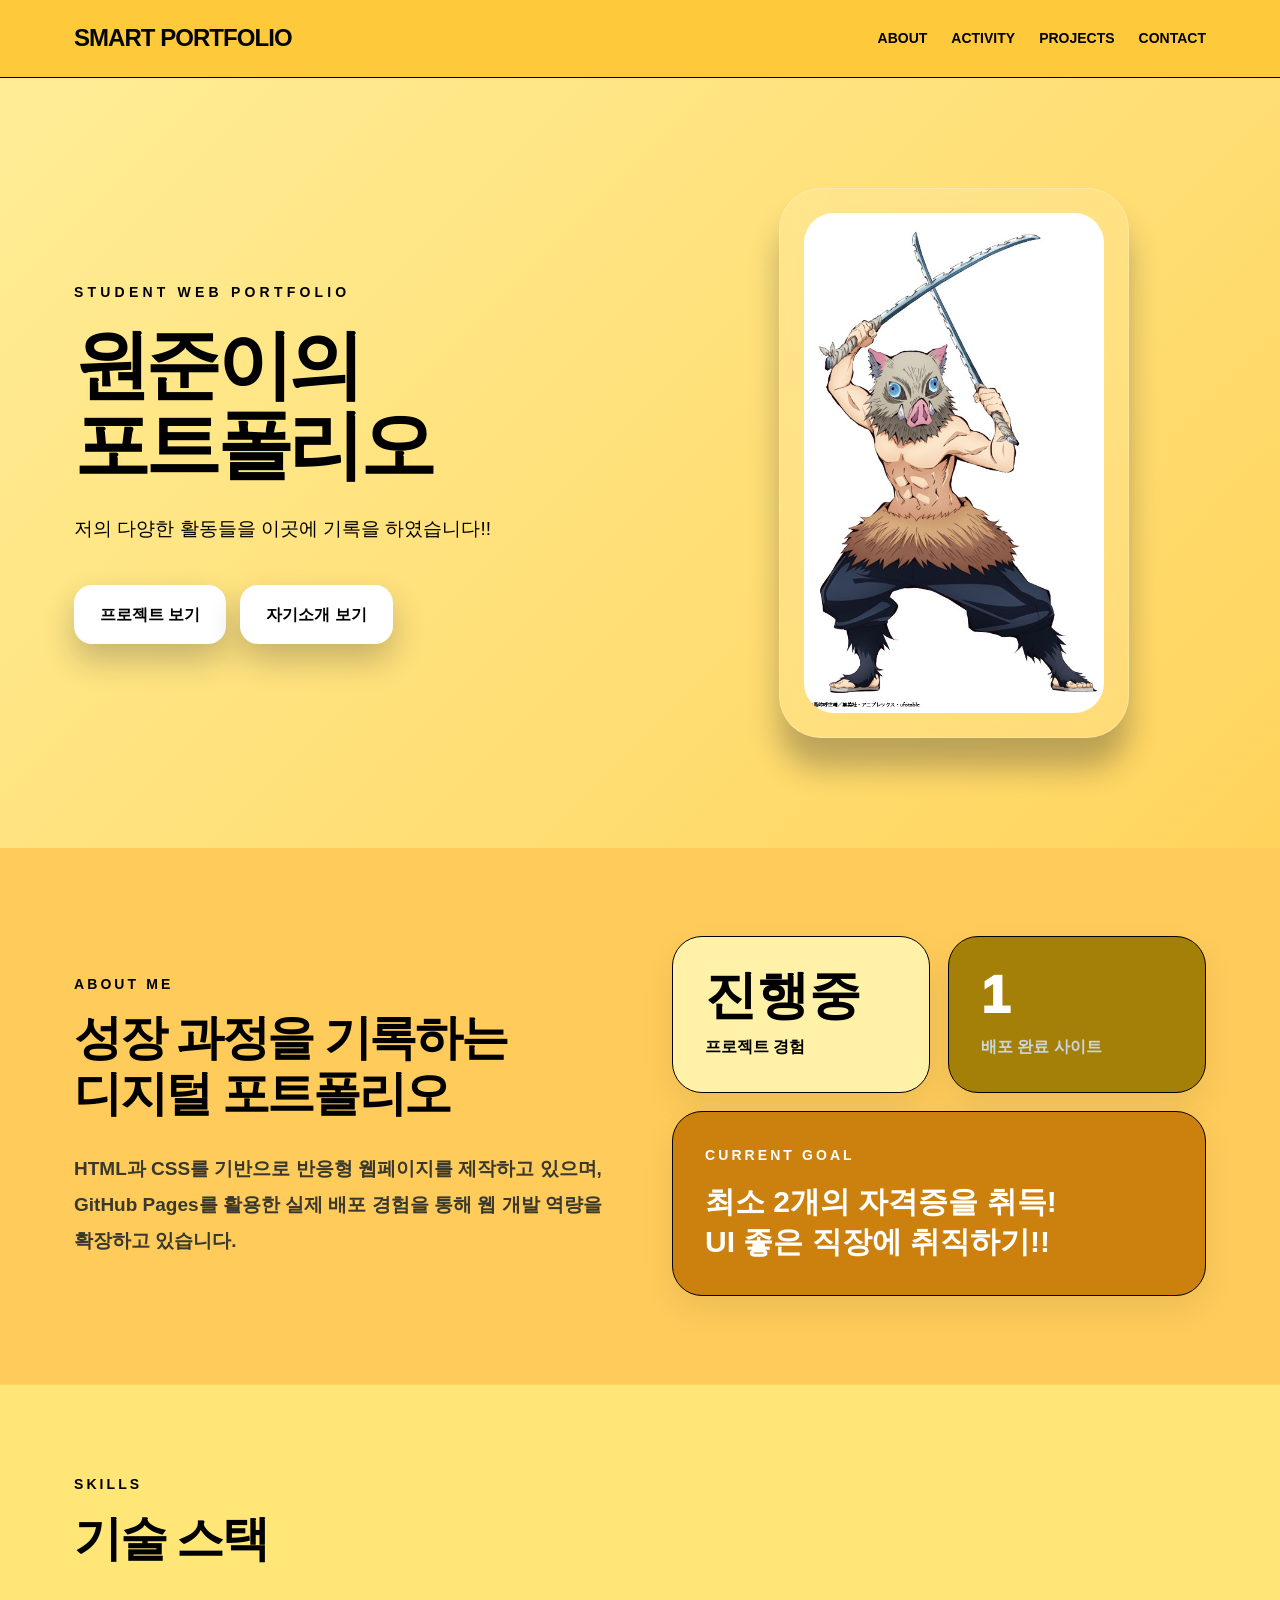
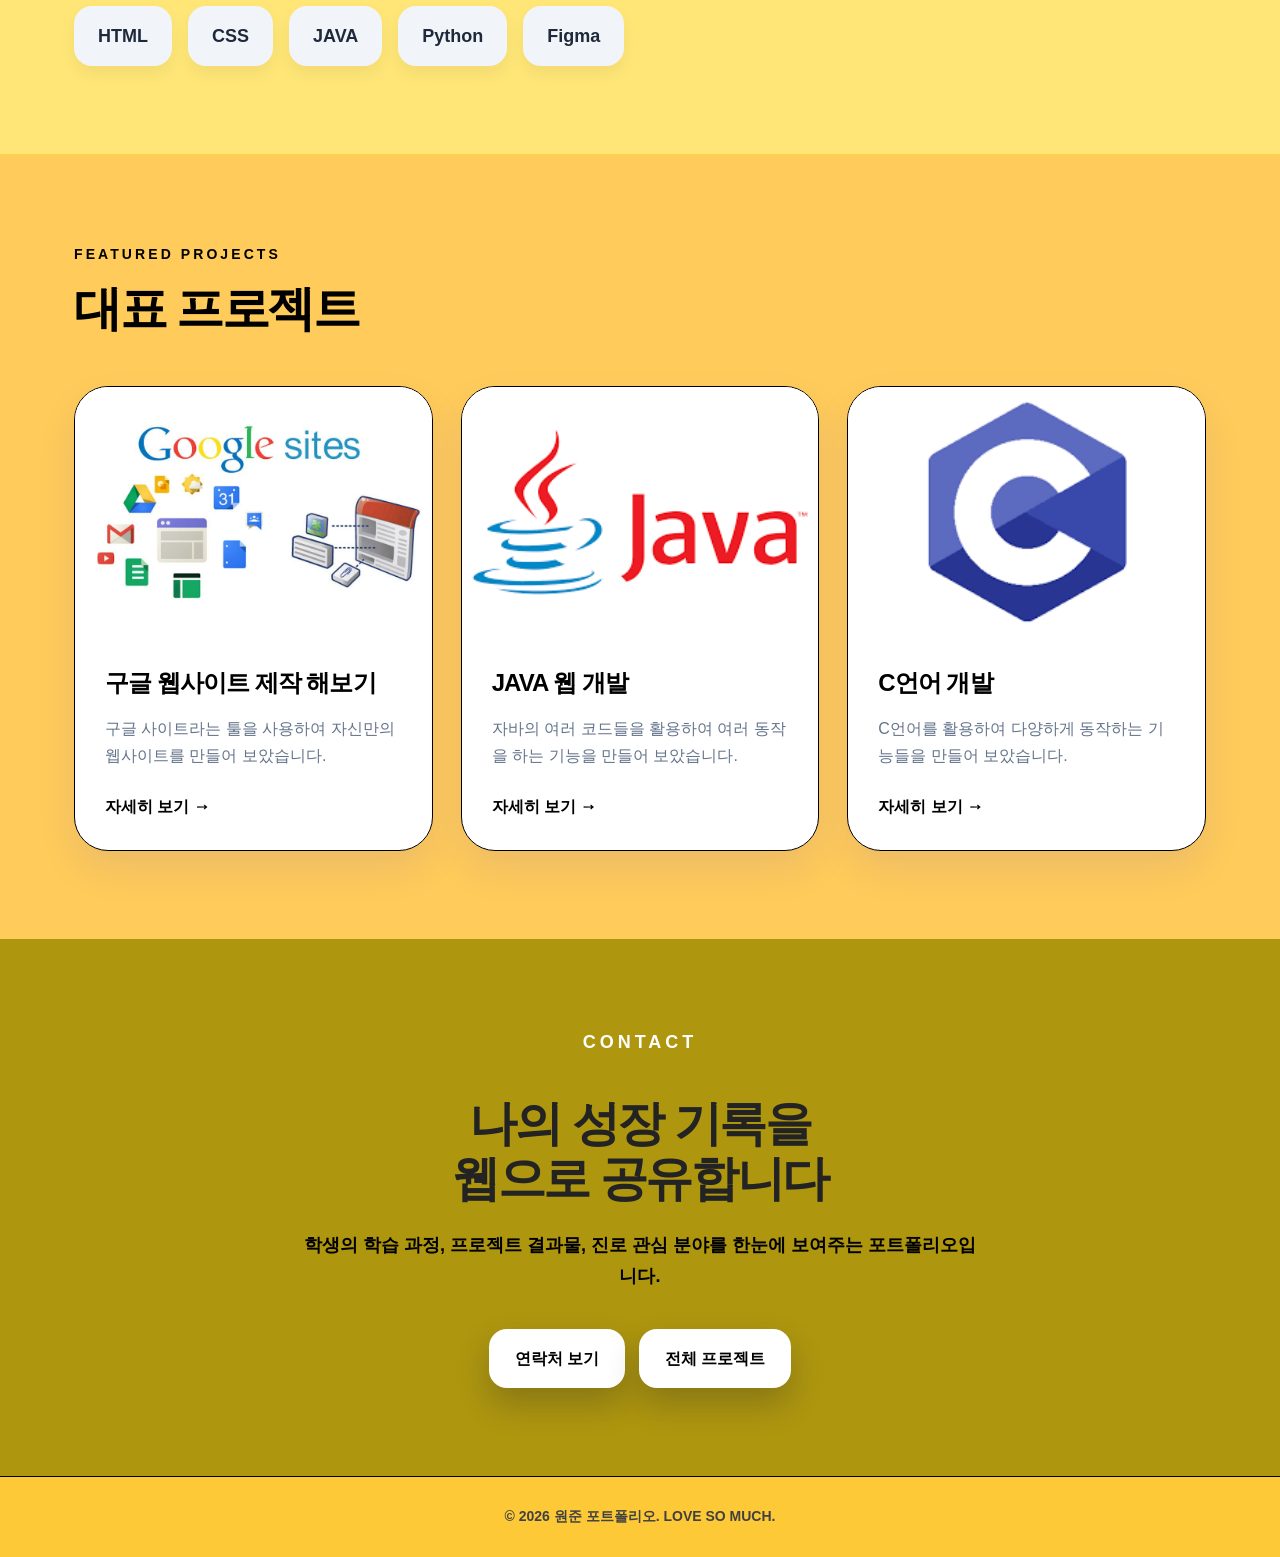
<file: index.html>
<!DOCTYPE html>
<html lang="ko">

<head>
  <meta charset="UTF-8" />
  <meta name="viewport" content="width=device-width, initial-scale=1.0" />
  <title>나만의 포트폴리오</title>
  <link rel="stylesheet" href="css/style.css" />
</head>
<body>
  <header>
  <nav class="nav">
    <a href="index.html" class="logo">SMART PORTFOLIO</a>
    <ul class="menu">
      <li><a href="about.html" class="">ABOUT</a></li>
      <li><a href="activity.html" class="">ACTIVITY</a></li>
      <li><a href="projects.html" class="">PROJECTS</a></li>
      <li><a href="contact.html" class="">CONTACT</a></li>
    </ul>
  </nav>
</header>

  <section class="hero">
    <div class="hero-inner">
      <div>
        <p class="eyebrow">Student Web Portfolio</p>
        <h1>원준이의<br>포트폴리오</h1>
        <p class="hero-desc">
          저의 다양한 활동들을 이곳에 기록을 하였습니다!!
        </p>
        <div class="button-group">
          <a href="projects.html" class="btn btn-primary">프로젝트 보기</a>
          <a href="about.html" class="btn btn-secondary">자기소개 보기</a>
        </div>
      </div>
      <div class="hero-card">
        <img src="images/01.jpg" alt="프로필 이미지">
      </div>
    </div>
  </section>

  <main>
    <section>
      <div class="about-grid">
        <div>
          <p class="section-kicker">About Me</p>
          <h2 class="section-title">성장 과정을 기록하는<br>디지털 포트폴리오</h2>
          <p class="lead">
            HTML과 CSS를 기반으로 반응형 웹페이지를 제작하고 있으며, GitHub Pages를 활용한 실제 배포 경험을 통해 웹 개발 역량을 확장하고 있습니다.
          </p>
        </div>
        <div class="stat-grid">
          <div class="stat-card">
            <div class="stat-number">진행중</div>
            <p class="stat-label">프로젝트 경험</p>
          </div>
          <div class="stat-card dark">
            <div class="stat-number">1</div>
            <p class="stat-label">배포 완료 사이트</p>
          </div>
          <div class="stat-card accent">
            <p class="section-kicker" style="color:#ffffff;">Current Goal</p>
            <h3 style="font-size:30px; line-height:1.35;">최소 2개의 자격증을 취득!<br>UI 좋은 직장에 취직하기!!</h3>
          </div>
        </div>
      </div>
    </section>

    <div class="skills-wrap">
      <div class="skills-inner">
        <p class="section-kicker">Skills</p>
        <h2 class="section-title">기술 스택</h2>
        <div class="skills-list">
          <span class="skill">HTML</span>
          <span class="skill">CSS</span>
          <span class="skill">JAVA</span>
          <span class="skill">Python</span>
          <span class="skill">Figma</span>
        </div>
      </div>
    </div>

    <section>
      <p class="section-kicker">Featured Projects</p>
      <h2 class="section-title">대표 프로젝트</h2>
      <div class="project-grid">
        <article class="project-card">
          <img src="images/03.jpg" alt="웹 프로젝트 이미지">
          <div class="project-body">
            <h3>구글 웹사이트 제작 해보기</h3>
            <p>구글 사이트라는 툴을 사용하여 자신만의 웹사이트를 만들어 보았습니다.</p>
            <a href="projects/project1.html" class="project-link">자세히 보기 →</a>
          </div>
        </article>
        <article class="project-card">
          <img src="images/images11.png" alt="디자인 프로젝트 이미지">
          <div class="project-body">
            <h3>JAVA 웹 개발</h3>
            <p>자바의 여러 코드들을 활용하여 여러 동작을 하는 기능을 만들어 보았습니다.</p>
            <a href="projects/project2.html" class="project-link">자세히 보기 →</a>
          </div>
        </article>
        <article class="project-card">
          <img src="images/images12.png" alt="클라우드 프로젝트 이미지">
          <div class="project-body">
            <h3>C언어 개발</h3>
            <p>C언어를 활용하여 다양하게 동작하는 기능들을 만들어 보았습니다.</p>
            <a href="projects/project3.html" class="project-link">자세히 보기 →</a>
          </div>
        </article>
      </div>
    </section>
  </main>

  <div class="contact">
    <div class="contact-inner">
      <p class="section-kicker" style="color:#ffffff;">Contact</p>
      <h2 class="section-title">나의 성장 기록을<br>웹으로 공유합니다</h2>
      <p>학생의 학습 과정, 프로젝트 결과물, 진로 관심 분야를 한눈에 보여주는 포트폴리오입니다. </p>
      <div class="button-group" style="justify-content:center;">
        <a href="contact.html" class="btn btn-primary">연락처 보기</a>
        <a href="projects.html" class="btn btn-secondary">전체 프로젝트</a>
      </div>
    </div>
  </div>

  <footer>
  © 2026 원준 포트폴리오. LOVE SO MUCH.
</footer>
</body>
</html>
</file>
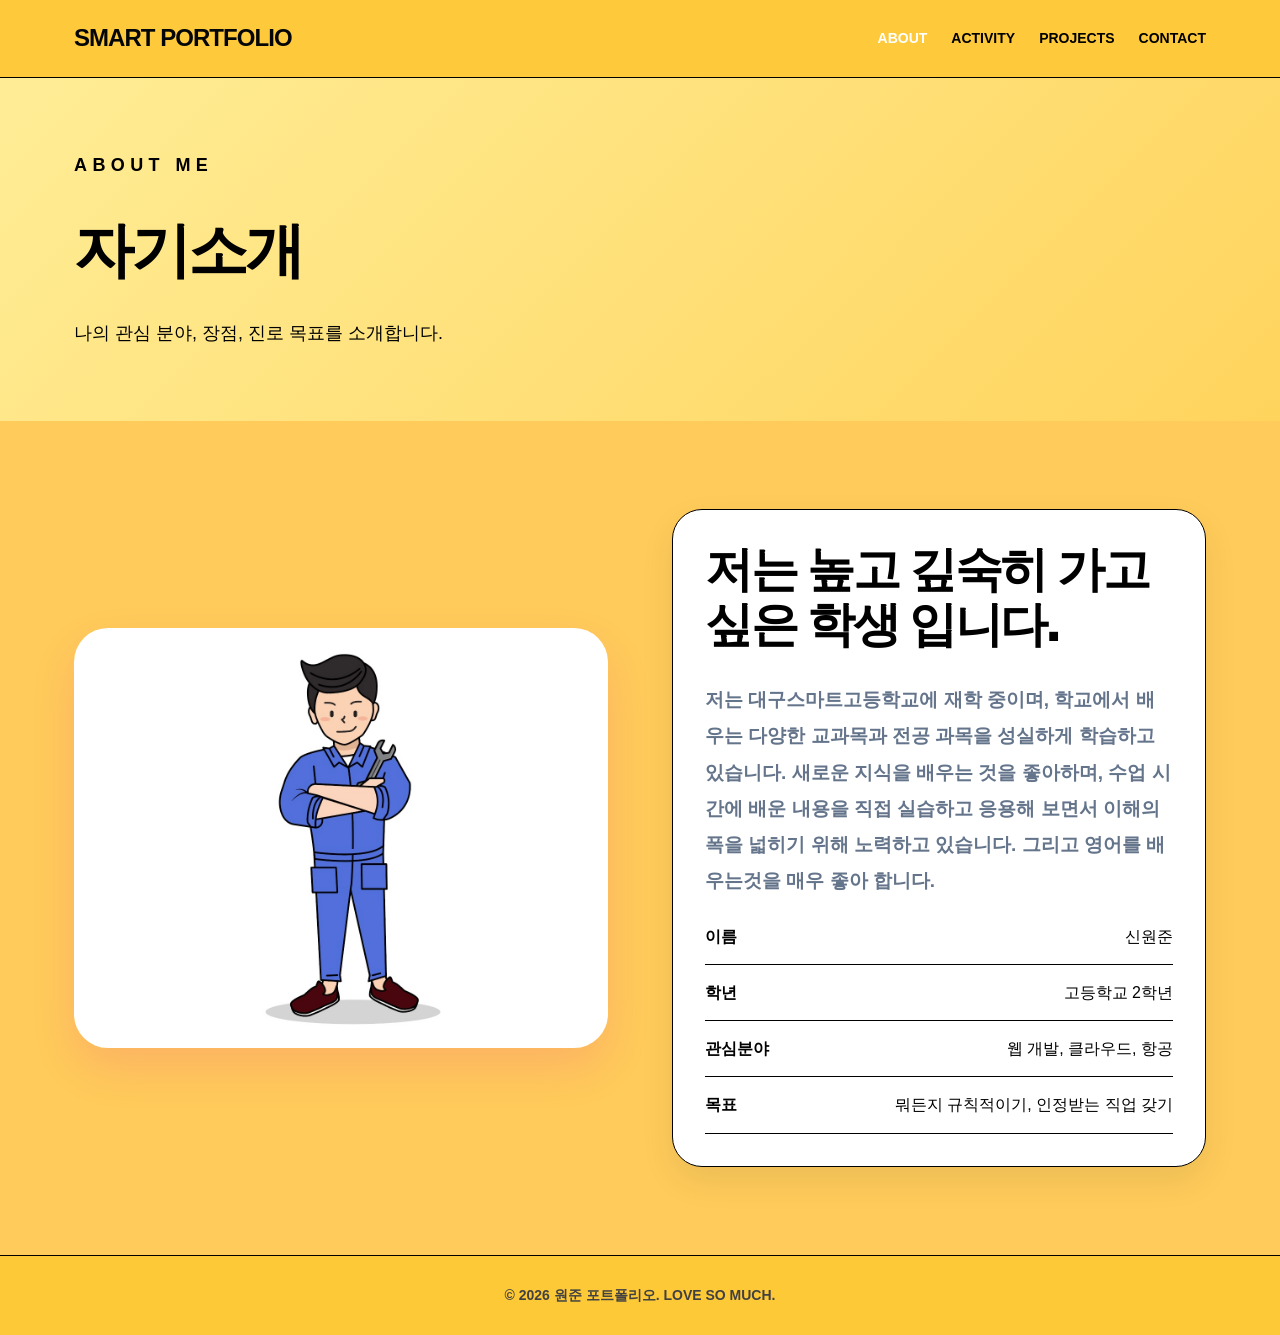
<file: about.html>
<!DOCTYPE html>
<html lang="ko">
<head>
  <meta charset="UTF-8" />
  <meta name="viewport" content="width=device-width, initial-scale=1.0" />
  <title>자기소개 | 학생 포트폴리오</title>
  <link rel="stylesheet" href="css/style.css" />
</head>
<body>
  <header>
  <nav class="nav">
    <a href="index.html" class="logo">SMART PORTFOLIO</a>
    <ul class="menu">
      <li><a href="about.html" class="active">ABOUT</a></li>
      <li><a href="activity.html" class="">ACTIVITY</a></li>
      <li><a href="projects.html" class="">PROJECTS</a></li>
      <li><a href="contact.html" class="">CONTACT</a></li>
    </ul>
  </nav>
</header>
  <div class="page-title">
    <div class="page-title-inner">
      <p class="eyebrow">About Me</p>
      <h1>자기소개</h1>
      <p>나의 관심 분야, 장점, 진로 목표를 소개합니다.</p>
    </div>
  </div>

  <main>
    <section class="two-grid">
      <div class="detail-image">
        <img src="images/999.jpg" alt="자기소개 이미지">
      </div>
      <div class="card">
        <h2 class="section-title">저는 높고 깊숙히 가고 싶은 학생 입니다.</h2>
        <p class="lead">
          저는 대구스마트고등학교에 재학 중이며, 학교에서 배우는 다양한 교과목과 전공 과목을 성실하게 학습하고 있습니다. 새로운 지식을 배우는 것을 좋아하며, 수업 시간에 배운 내용을 직접 실습하고 응용해 보면서 이해의 폭을 넓히기 위해 노력하고 있습니다. 그리고 영어를 배우는것을 매우 좋아 합니다.
          

        </p>
        <div class="info-list">
          <div class="info-item"><strong>이름</strong><span>신원준</span></div>
          <div class="info-item"><strong>학년</strong><span>고등학교 2학년</span></div>
          <div class="info-item"><strong>관심분야</strong><span>웹 개발, 클라우드, 항공</span></div>
          <div class="info-item"><strong>목표</strong><span>뭐든지 규칙적이기, 인정받는 직업 갖기</span></div>
        </div>
      </div>
    </section>
  </main>
  <footer>
  © 2026 원준 포트폴리오. LOVE SO MUCH.
</footer>
</body>
</html>
</file>
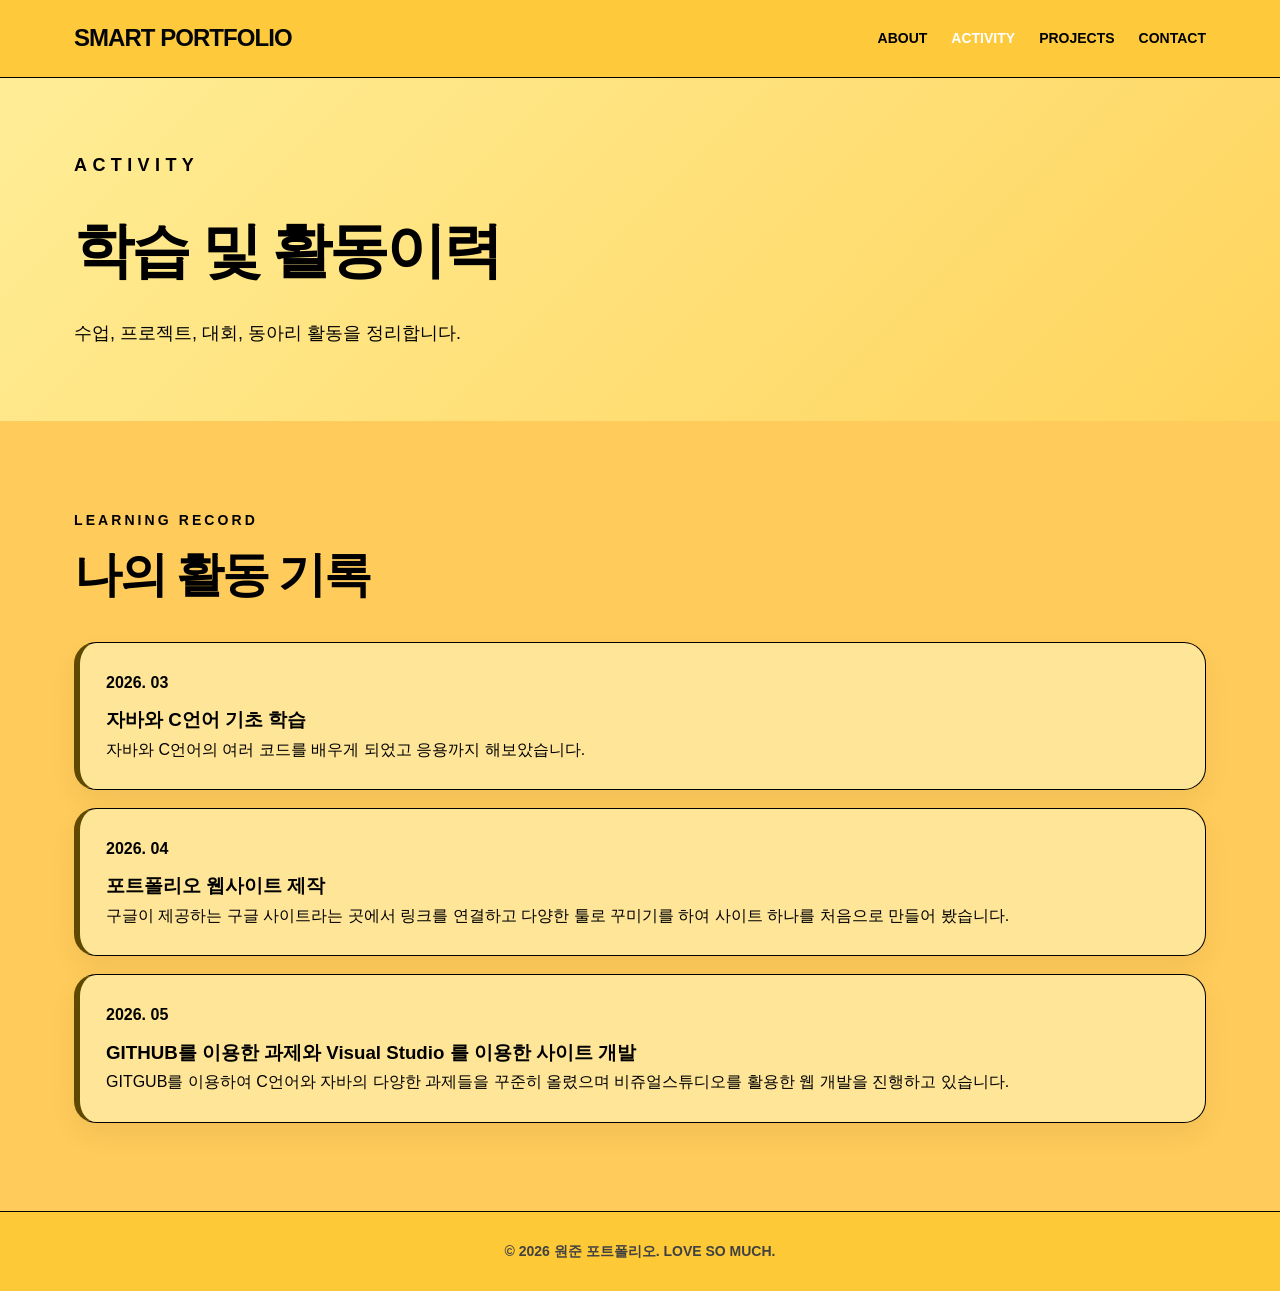
<file: activity.html>
<!DOCTYPE html>
<html lang="ko">
<head>
  <meta charset="UTF-8" />
  <meta name="viewport" content="width=device-width, initial-scale=1.0" />
  <title>활동이력 | 학생 포트폴리오</title>
  <link rel="stylesheet" href="css/style.css" />
</head>
<body>
  <header>
  <nav class="nav">
    <a href="index.html" class="logo">SMART PORTFOLIO</a>
    <ul class="menu">
      <li><a href="about.html" class="">ABOUT</a></li>
      <li><a href="activity.html" class="active">ACTIVITY</a></li>
      <li><a href="projects.html" class="">PROJECTS</a></li>
      <li><a href="contact.html" class="">CONTACT</a></li>
    </ul>
  </nav>
</header>
  <div class="page-title">
    <div class="page-title-inner">
      <p class="eyebrow">Activity</p>
      <h1>학습 및 활동이력</h1>
      <p>수업, 프로젝트, 대회, 동아리 활동을 정리합니다.</p>
    </div>
  </div>

  <main>
    <section>
      <p class="section-kicker">Learning Record</p>
      <h2 class="section-title">나의 활동 기록</h2>
      <div class="timeline">
        <div class="timeline-item">
          <span>2026. 03</span>
          <h3>자바와 C언어 기초 학습</h3>
          <p>자바와 C언어의 여러 코드를 배우게 되었고 응용까지 해보았습니다. </p>
        </div>
        <div class="timeline-item">
          <span>2026. 04</span>
          <h3>포트폴리오 웹사이트 제작</h3>
          <p>구글이 제공하는 구글 사이트라는 곳에서 링크를 연결하고 다양한 툴로 꾸미기를 하여 사이트 하나를 처음으로 만들어 봤습니다.</p>
        </div>
        <div class="timeline-item">
          <span>2026. 05</span>
          <h3>GITHUB를 이용한 과제와 Visual Studio 를 이용한 사이트 개발</h3>
          <p>GITGUB를 이용하여 C언어와 자바의 다양한 과제들을 꾸준히 올렸으며 비쥬얼스튜디오를 활용한 웹 개발을 진행하고 있습니다.</p>
        </div>
      </div>
    </section>
  </main>
  <footer>
  © 2026 원준 포트폴리오. LOVE SO MUCH.
</footer>
</body>
</html>
</file>
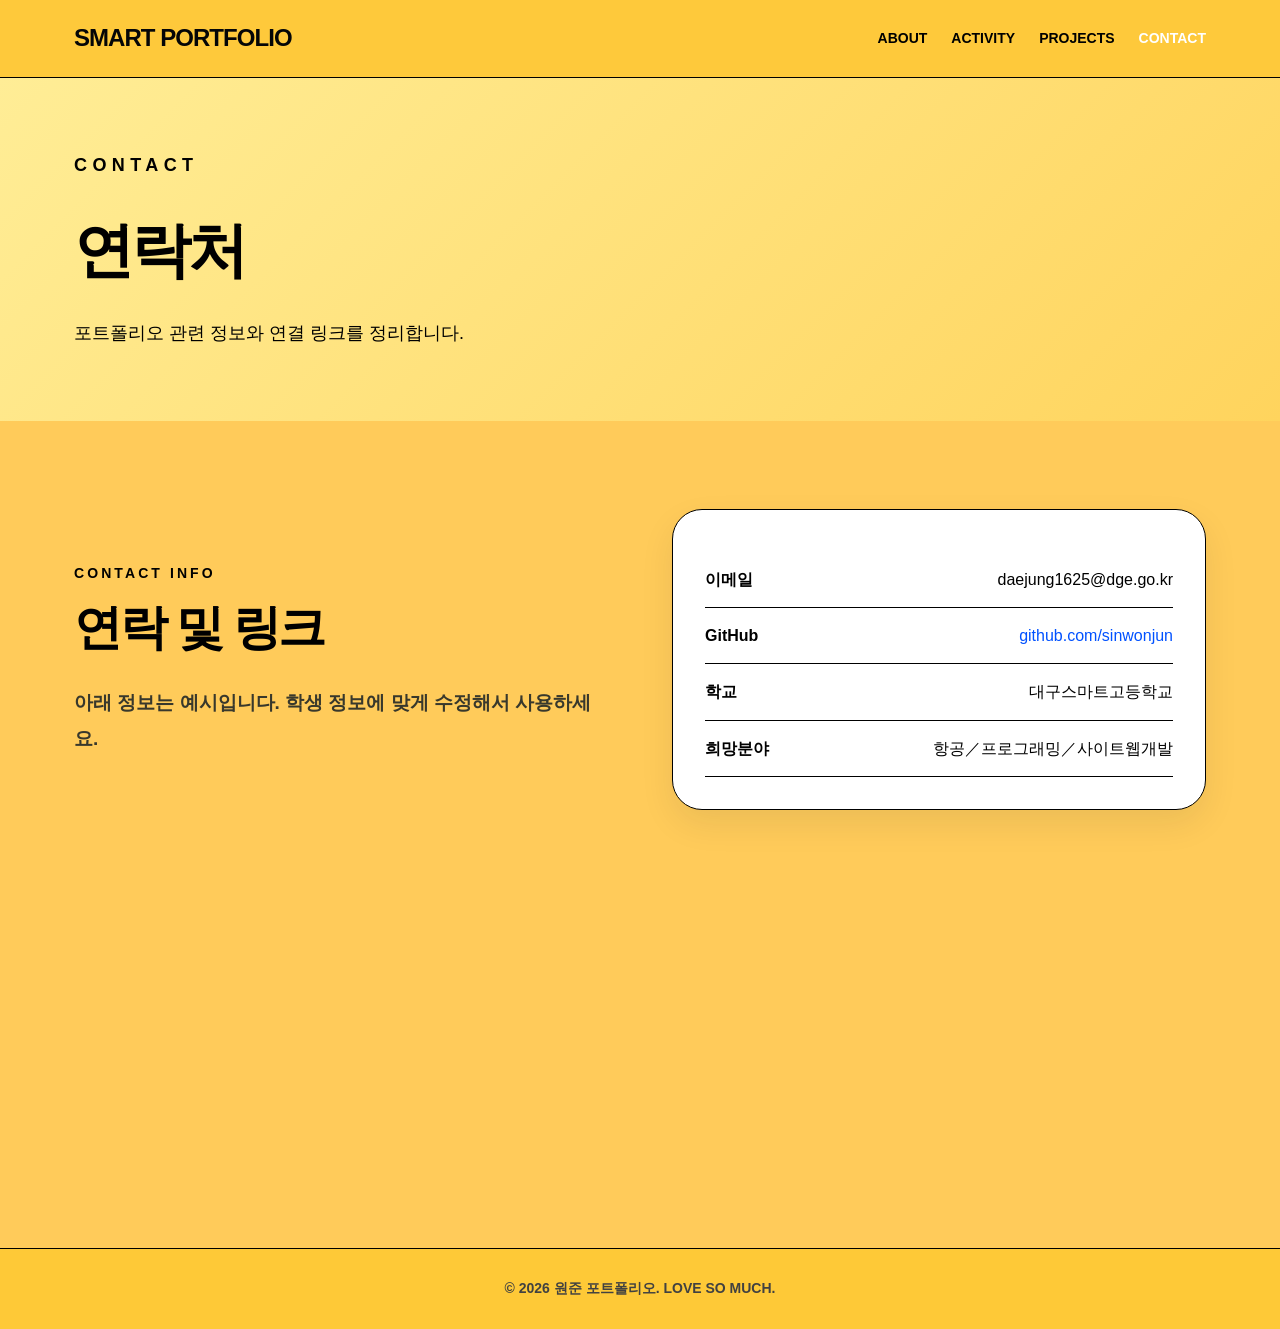
<file: contact.html>
<!DOCTYPE html>
<html lang="ko">
<head>
  <meta charset="UTF-8" />
  <meta name="viewport" content="width=device-width, initial-scale=1.0" />
  <title>연락처 | 학생 포트폴리오</title>
  <link rel="stylesheet" href="css/style.css" />
</head>
<body class="contact-page">
  <header>
  <nav class="nav">
    <a href="index.html" class="logo">SMART PORTFOLIO</a>
    <ul class="menu">
      <li><a href="about.html" class="">ABOUT</a></li>
      <li><a href="activity.html" class="">ACTIVITY</a></li>
      <li><a href="projects.html" class="">PROJECTS</a></li>
      <li><a href="contact.html" class="active">CONTACT</a></li>
    </ul>
  </nav>
</header>
  <div class="page-title">
    <div class="page-title-inner">
      <p class="eyebrow">Contact</p>
      <h1>연락처</h1>
      <p>포트폴리오 관련 정보와 연결 링크를 정리합니다.</p>
    </div>
  </div>

  <main>
    <section class="two-grid">
      <div>
        <p class="section-kicker">Contact Info</p>
        <h2 class="section-title">연락 및 링크</h2>
        <p class="lead">아래 정보는 예시입니다. 학생 정보에 맞게 수정해서 사용하세요.</p>
      </div>
      <div class="card">
        <div class="info-list">
          <div class="info-item"><strong>이메일</strong><span>daejung1625@dge.go.kr</span></div>
        <div class="info-item">
  <strong>GitHub</strong>
  <span>
    <a href="https://github.com/sinwonjun/wonjun-portfolio" target="_blank">
      github.com/sinwonjun
    </a>
  </span>
</div>
          <div class="info-item"><strong>학교</strong><span>대구스마트고등학교</span></div>
          <div class="info-item"><strong>희망분야</strong><span>항공／프로그래밍／사이트웹개발 </span></div>
        </div>
      </div>
    </section>
  </main>
  <footer>
  © 2026 원준 포트폴리오. LOVE SO MUCH.
</footer>
</body>
</html>
</file>
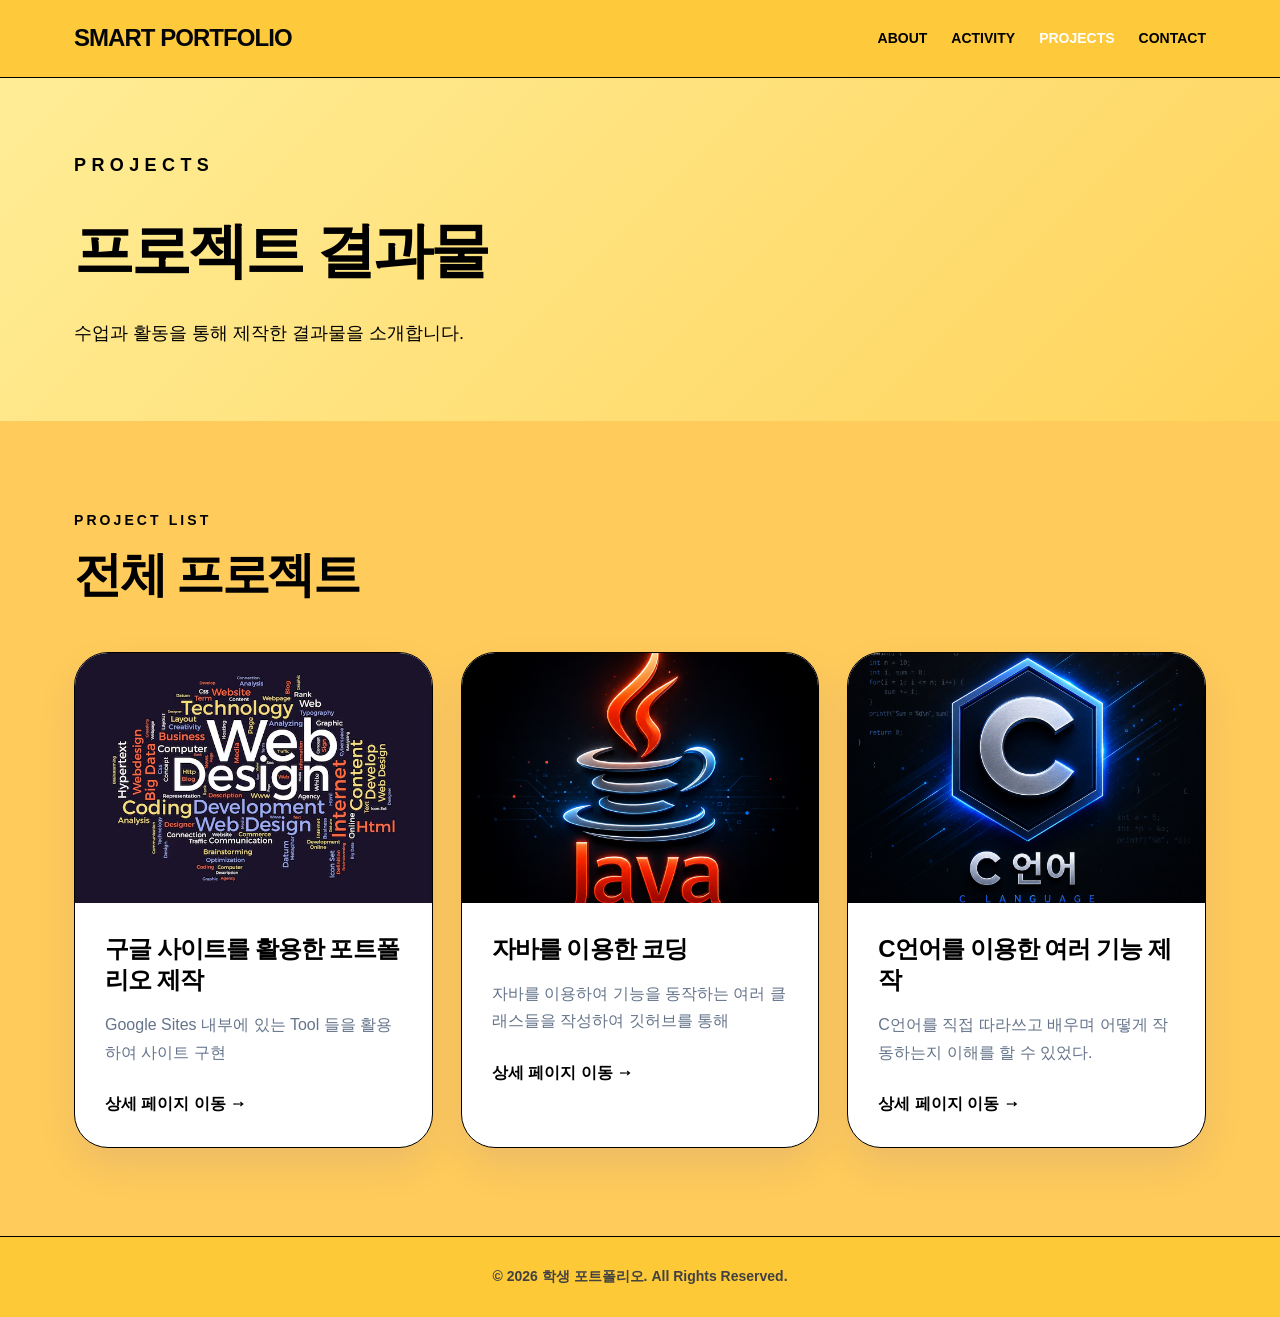
<file: projects.html>
<!DOCTYPE html>
<html lang="ko">
<head>
  <meta charset="UTF-8" />
  <meta name="viewport" content="width=device-width, initial-scale=1.0" />
  <title>프로젝트 | 학생 포트폴리오</title>
  <link rel="stylesheet" href="css/style.css" />
</head>
<body>
  <header>
  <nav class="nav">
    <a href="index.html" class="logo">SMART PORTFOLIO</a>
    <ul class="menu">
      <li><a href="about.html" class="">ABOUT</a></li>
      <li><a href="activity.html" class="">ACTIVITY</a></li>
      <li><a href="projects.html" class="active">PROJECTS</a></li>
      <li><a href="contact.html" class="">CONTACT</a></li>
    </ul>
  </nav>
</header>
  <div class="page-title">
    <div class="page-title-inner">
      <p class="eyebrow">Projects</p>
      <h1>프로젝트 결과물</h1>
      <p>수업과 활동을 통해 제작한 결과물을 소개합니다.</p>
    </div>
  </div>

  <main>
    <section>
      <p class="section-kicker">Project List</p>
      <h2 class="section-title">전체 프로젝트</h2>
      <div class="project-grid">
        <article class="project-card">
          <img src="images/image03.avif" alt="웹사이트 프로젝트 이미지">
          <div class="project-body">
            <h3>구글 사이트를 활용한 포트폴리오 제작</h3>
            <p>Google Sites 내부에 있는 Tool 들을 활용하여 사이트 구현</p>
            <a href="projects/project1.html" class="project-link">상세 페이지 이동 →</a>
          </div>
        </article>
        <article class="project-card">
          <img src="images/22.png" alt="디자인 프로젝트 이미지">
          <div class="project-body">
            <h3>자바를 이용한 코딩</h3>
            <p>자바를 이용하여 기능을 동작하는 여러 클래스들을 작성하여 깃허브를 통해</p>
            <a href="projects/project2.html" class="project-link">상세 페이지 이동 →</a>
          </div>
        </article>
        <article class="project-card">
          <img src="images/369.png" alt="클라우드 프로젝트 이미지">
          <div class="project-body">
            <h3>C언어를 이용한 여러 기능 제작</h3>
            <p>C언어를 직접 따라쓰고 배우며 어떻게 작동하는지 이해를 할 수 있었다.</p>
            <a href="projects/project3.html" class="project-link">상세 페이지 이동 →</a>
          </div>
        </article>
      </div>
    </section>
  </main>
  <footer>
  © 2026 학생 포트폴리오. All Rights Reserved.
</footer>
</body>
</html>
</file>
<file: css/style.css>
* {
  box-sizing: border-box;
  margin: 0;
  padding: 1;
}

html {
  scroll-behavior: smooth;
}

body {
  font-family: "Noto Sans KR", "Pretendard", Arial, sans-serif;
  background: #ffcb5a;
  color: #000000;
  line-height: 1.7;
}

a {
  color: inherit;
  text-decoration: none;
}

img {
  display: block;
  width: 100%;
}

header {
  position: sticky;
  top: 0;
  z-index: 50;
  background: rgba(254, 201, 55, 0.88);
  backdrop-filter: blur(14px);
  border-bottom: 1px solid #000000;
}

.nav {
  max-width: 1180px;
  margin: 0 auto;
  padding: 18px 24px;
  display: flex;
  justify-content: space-between;
  align-items: center;
  gap: 24px;
}

.logo {
  font-size: 24px;
  font-weight: 900;
  color: #050607;
  letter-spacing: -0.04em;
}

.menu {
  display: flex;
  gap: 24px;
  list-style: none;
  font-size: 14px;
  font-weight: 800;
}

.menu a:hover,
.menu a.active {
  color: #ffffff;
}

.hero {
  position: relative;
  overflow: hidden;
  background: linear-gradient(135deg, #ffed96, #ffd45d);
  color: rgb(0, 0, 0);
}

.hero::before {
  display: none;
}

.hero-inner {
  position: relative;
  max-width: 1180px;
  margin: 0 auto;
  padding: 110px 24px;
  display: grid;
  grid-template-columns: 1.05fr 0.95fr;
  gap: 72px;
  align-items: center;
}

.eyebrow {
  color: #000000;
  text-transform: uppercase;
  letter-spacing: 0.3em;
  font-size: 14px;
  font-weight: 900;
  margin-bottom: 20px;
}

.hero h1 {
  font-size: clamp(44px, 7vw, 76px);
  line-height: 1.05;
  font-weight: 950;
  letter-spacing: -0.06em;
  margin-bottom: 28px;
}

.hero-desc {
  max-width: 560px;
  color: #000000;
  font-size: 19px;
  margin-bottom: 40px;
}

.button-group {
  display: flex;
  flex-wrap: wrap;
  gap: 14px;
}

.btn {
  display: inline-flex;
  align-items: center;
  justify-content: center;
  padding: 15px 25px;
  border-radius: 18px;
  font-weight: 900;
  transition: 0.25s ease;
  border: 1px solid transparent;
}

.btn-primary {
  background: rgb(255, 255, 255);
  color: #000000;
  box-shadow: 0 16px 32px rgba(15, 23, 42, 0.24);
}

.btn-dark {
  background: #0f172a;
  color: white;
}

.btn-secondary {
  background: rgb(255, 255, 255);
  border-color: rgba(255, 255, 255, 0.36);
  color: rgb(0, 0, 0);
  box-shadow: 0 16px 32px rgba(15, 23, 42, 0.24);
}

.btn-outline {
  border-color: #cbd5e1;
  color: #334155;
  background: white;
}

.btn:hover {
  transform: translateY(-3px);
}

.hero-card {
  position: relative;
  max-width: 430px;
  margin: 0 auto;
  padding: 24px;
  border-radius: 42px;
  background: rgba(255, 255, 255, 0.12);
  border: 1px solid rgba(255, 255, 255, 0.24);
  backdrop-filter: blur(20px);
  box-shadow: 0 30px 30px rgba(15, 23, 42, 0.28);
}

.hero-card img {
  height: 500px;
  object-fit: cover;
  border-radius: 30px;
}

.page-title {
  background: linear-gradient(135deg, #ffed96, #ffd45d);
  color: rgb(0, 0, 0);
}

.page-title-inner {
  max-width: 1180px;
  margin: 0 auto;
  padding: 72px 24px;
}

.page-title h1 {
  font-size: clamp(38px, 5vw, 60px);
  font-weight: 950;
  letter-spacing: -0.05em;
  margin-bottom: 16px;
}

.page-title p {
  color: #000000;
  font-size: 18px;
}

main section,
.section {
  max-width: 1180px;
  margin: 0 auto;
  padding: 88px 24px;
}

.section-kicker {
  color: #000000;
  text-transform: uppercase;
  letter-spacing: 0.22em;
  font-size: 14px;
  font-weight: 900;
  margin-bottom: 14px;
}

.section-title {
  font-size: clamp(32px, 4vw, 48px);
  font-weight: 950;
  line-height: 1.15;
  letter-spacing: -0.05em;
  margin-bottom: 30px;
}

.lead {
  color: #38382c;
  font-size: 19px;
  line-height: 1.9;
  font-weight: bold;
}

.about-grid,
.two-grid {
  display: grid;
  grid-template-columns: 1fr 1fr;
  gap: 64px;
  align-items: center;
}

.card {
  background: rgb(255, 255, 255);
  border: 1px solid #000000;
  border-radius: 30px;
  padding: 32px;
  box-shadow: 0 14px 34px rgba(15, 23, 42, 0.08);
}

.stat-grid {
  display: grid;
  grid-template-columns: 1fr 1fr;
  gap: 18px;
}

.stat-card {
  padding: 32px;
  border-radius: 30px;
  background: rgb(255, 242, 168);
  border: 1px solid #000000;
  box-shadow: 0 14px 34px rgba(15, 23, 42, 0.08);
}

.stat-card.dark {
  background: #a58008;
  color: white;
}

.stat-card.accent {
  grid-column: 1 / -1;
  background: #cc800e;
  color: rgb(255, 255, 255);
}

.stat-number {
  font-size: 52px;
  line-height: 1;
  font-weight: 950;
  color: #000000;
  margin-bottom: 12px;
}

.stat-card.dark .stat-number,
.stat-card.accent .stat-number {
  color: rgb(255, 255, 255);
}

.stat-label {
  color: #000000;
  font-weight: 800;
}

.stat-card.dark .stat-label,
.stat-card.accent .stat-label {
  color: #cbd5e1;
}

.skills-wrap {
  max-width: none;
  background: rgb(255, 230, 119);
  border-top: 1px solid #ffd561;
  border-bottom: 1px solid #ffd343;
}

.skills-inner {
  max-width: 1180px;
  margin: 0 auto;
  padding: 88px 24px;
}

.skills-list {
  display: flex;
  flex-wrap: wrap;
  gap: 16px;
  margin-top: 40px;
}

.skill {
  padding: 15px 24px;
  border-radius: 18px;
  background: #f1f5f9;
  color: #1e293b;
  font-size: 18px;
  font-weight: 900;
  box-shadow: 0 8px 18px rgba(15, 23, 42, 0.05);
  transition: 0.25s ease;
}

.skill:hover {
  background: #000000;
  color: rgb(255, 255, 255);
  transform: translateY(-3px);
}

.project-grid,
.activity-grid {
  display: grid;
  grid-template-columns: repeat(3, 1fr);
  gap: 28px;
  margin-top: 50px;
}

.project-card {
  overflow: hidden;
  border-radius: 34px;
  background: rgb(255, 255, 255);
  border: 1px solid #000000;
  box-shadow: 0 18px 40px rgba(4, 0, 230, 0.08);
  transition: 0.3s ease;
}

.project-card:hover {
  transform: translateY(-8px);
  box-shadow: 0 28px 60px rgba(162, 18, 170, 0.14);
}

.project-card img {
  height: 250px;
  object-fit: cover;
}

.project-body {
  padding: 30px;
}

.project-body h3,
.card h3 {
  font-size: 24px;
  line-height: 1.3;
  letter-spacing: -0.04em;
  margin-bottom: 16px;
}

.project-body p,
.card p {
  color: #64748b;
  margin-bottom: 24px;
}

.project-link {
  color: #000000;
  font-weight: 950;
}

.info-list {
  display: grid;
  gap: 14px;
  margin-top: 24px;
}

.info-item a {
  color: #0051ff;
}


.info-item {
  display: flex;
  justify-content: space-between;
  gap: 16px;
  padding-bottom: 14px;
  border-bottom: 1px solid #000000;
}

.info-item strong {
  color: #000000;
  min-width: 110px;
}

.info-item span {
  margin-left: auto;
  text-align: right;
  word-break: break-all;
}

.timeline {
  display: grid;
  gap: 18px;
  margin-top: 40px;
}

.timeline-item {
  background: rgb(255, 229, 151);
  border-left: 6px solid #5f4900;
  border-radius: 22px;
  padding: 26px;
  border-top: 1px solid #000000;
  border-right: 1px solid #000000;
  border-bottom: 1px solid #000000;
  box-shadow: 0 12px 28px rgba(15, 23, 42, 0.06);
}

.timeline-item span {
  display: inline-block;
  color: #000000;
  font-weight: 900;
  margin-bottom: 8px;
}

.detail-image {
  border-radius: 34px;
  overflow: hidden;
  box-shadow: 0 20px 46px rgba(234, 7, 166, 0.12);
}

.detail-image img {
  height: 420px;
  object-fit: cover;
}

.badge-list {
  display: flex;
  flex-wrap: wrap;
  gap: 10px;
  margin: 22px 0;
}

.badge {
  background: #e0f2fe;
  color: #000000;
  border-radius: 999px;
  padding: 8px 14px;
  font-weight: 900;
  font-size: 14px;
}

.contact {
  max-width: none;
  background: #ae960f;
  color: rgb(35, 35, 35);
}

.contact-inner {
  max-width: 1180px;
  margin: 0 auto;
  padding: 88px 24px;
  text-align: center;
}

.contact .section-title {
  margin-bottom: 24px;
}

.contact p {
  color: #000000;
  max-width: 680px;
  margin: 0 auto 38px;
  font-size: 18px;
  font-weight: 700;
}

footer {
  background: #FEC937;
  color: #414141;
    border-top: 1px solid #000000;
  text-align: center;
  padding: 28px 16px;
  font-size: 14px;
  font-weight: bold;
}

@media (max-width: 900px) {
  .hero-inner,
  .about-grid,
  .two-grid,
  .project-grid,
  .activity-grid {
    grid-template-columns: 1fr;
  }

  .hero-inner {
    padding: 80px 24px;
  }

  .hero-card img {
    height: 420px;
  }

  .menu {
    gap: 14px;
    flex-wrap: wrap;
    justify-content: flex-end;
  }
}

@media (max-width: 560px) {
  .nav {
    align-items: flex-start;
    flex-direction: column;
  }

  .menu {
    justify-content: flex-start;
  }

  .hero-inner,
  main section,
  .section,
  .skills-inner,
  .contact-inner,
  .page-title-inner {
    padding-left: 18px;
    padding-right: 18px;
  }

  .hero-card img,
  .detail-image img {
    height: 340px;
  }

  .stat-grid {
    grid-template-columns: 1fr;
  }

  .stat-card.accent {
    grid-column: auto;
  }

  .info-item {
    flex-direction: column;
    gap: 4px;
  }
}

.contact-page footer {
  margin-top: 350px;
}
</file>
